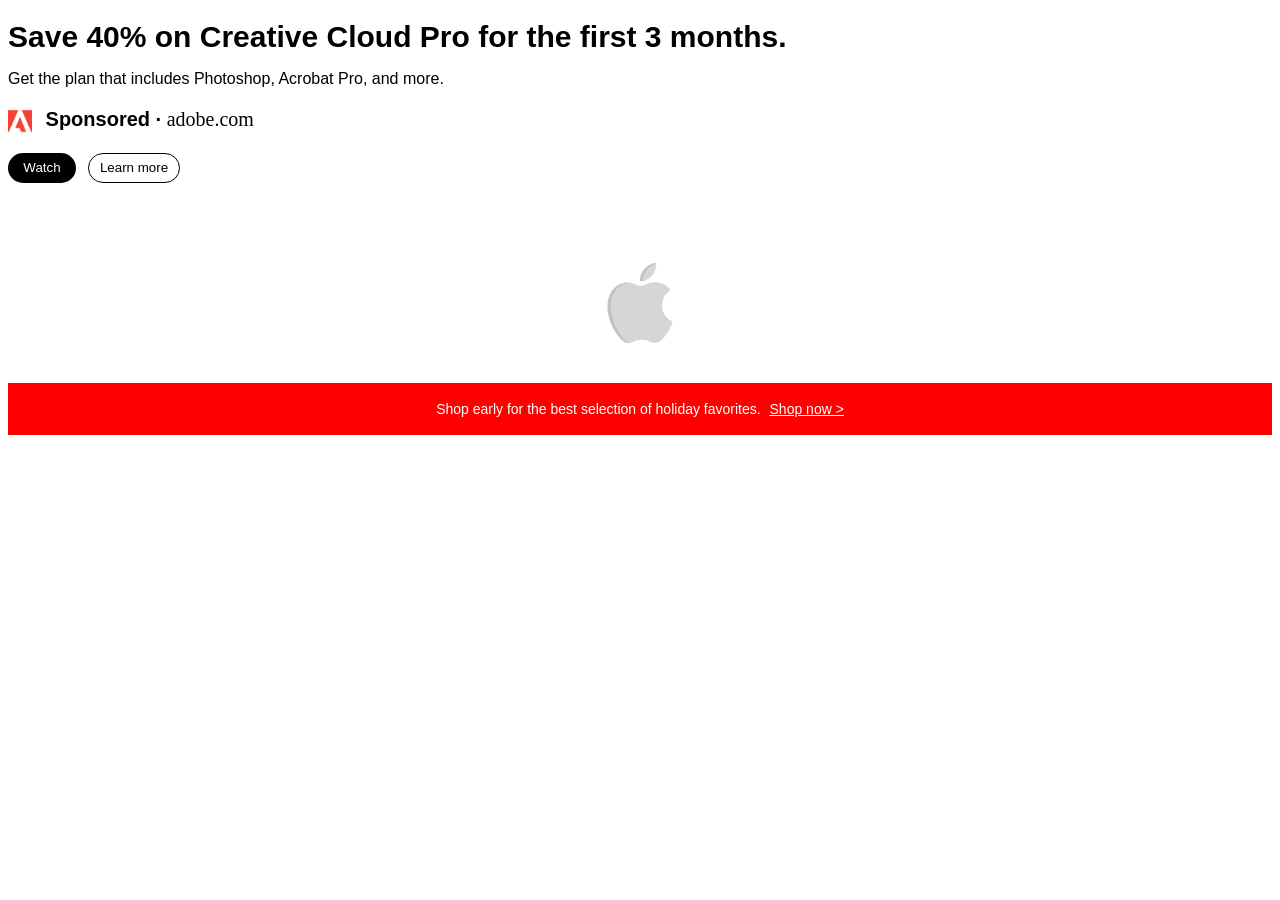
<file: index.html>
<!DOCTYPE html>
<html>
<head>
    <style>
 
        .font-title {
            font-family: Arial;
            font-size: 30px;
            font-weight: bold;
            margin-bottom: 10px;
        }
 
        .font-description {
            font-family: Arial;
            font-size: 16px;
            margin-bottom: 20px;
        }
 
        .secondline-font {
            font-family: Arial;
            font-size: 20px;
            font-weight: bold;
            margin-bottom: 20px;
        }
 
        .adobe-font {
            font-family: Verdana;
            font-size: 20px;
            font-weight: normal;
        }
 
        .adobe-logo {
            width: 24px;
            height: auto;
            vertical-align: middle;
            margin-right: 8px;
        }
 
        .watch-button {
            background-color: black;
            color: white;
            border: none;
            height: 30px;
            width: 68px;
            border-radius: 25px;
            cursor: pointer;
        }
 
        .watch-button:hover {
            box-shadow: 0 5px 10px rgba(0, 0, 0, 0.25);
        }
 
        .watch-button:active {
            transform: scale(0.95);
        }
 
        .learnmore-button {
            background-color: white;
            color: black;
            border: 1px solid black;
            height: 30px;
            width: 92px;
            border-radius: 25px;
            cursor: pointer;
            margin-left: 8px;
        }
 
        .learnmore-button:hover {
            box-shadow: 0 5px 10px rgba(0, 0, 0, 0.25);
        }
 
        .learnmore-button:active {
            transform: scale(0.95);
        }
 
        .apple-logo {
            display: block;
            width: 80px;
            height: auto;
            margin: 80px auto 40px auto;
        }
 
        .banner {
            background-color: red;
            color: white;
            font-family: Arial;
            font-size: 14px;
            text-align: center;
            padding-top: 18px;
            padding-bottom: 18px;
            margin-top: 40px;
        }
 
        .shop-link {
            color: white;
            margin-left: 5px;
        }
 
        .shop-link:hover {
            text-decoration: underline;
        }
 
    </style>
 
</head>
 

 
    <h1 class="font-title">
        Save 40% on Creative Cloud Pro for the first 3 months.
    </h1>
 
    <p class="font-description">
        Get the plan that includes Photoshop, Acrobat Pro, and more.
    </p>
 
    <p class="secondline-font">
        <img src="adobe.png" class="adobe-logo">
        Sponsored &middot; <span class="adobe-font">adobe.com</span>
    </p>
 
    <button class="watch-button">Watch</button>
    <button class="learnmore-button">Learn more</button>
 
    <div><img src="apple.png" class="apple-logo"></div>
 
    <p class="banner">
        Shop early for the best selection of holiday favorites.
        <a href="https://www.adobe.com/" target="_blank" class="shop-link">
            Shop now &gt;
        </a>
    </p>
 
</html>
</file>
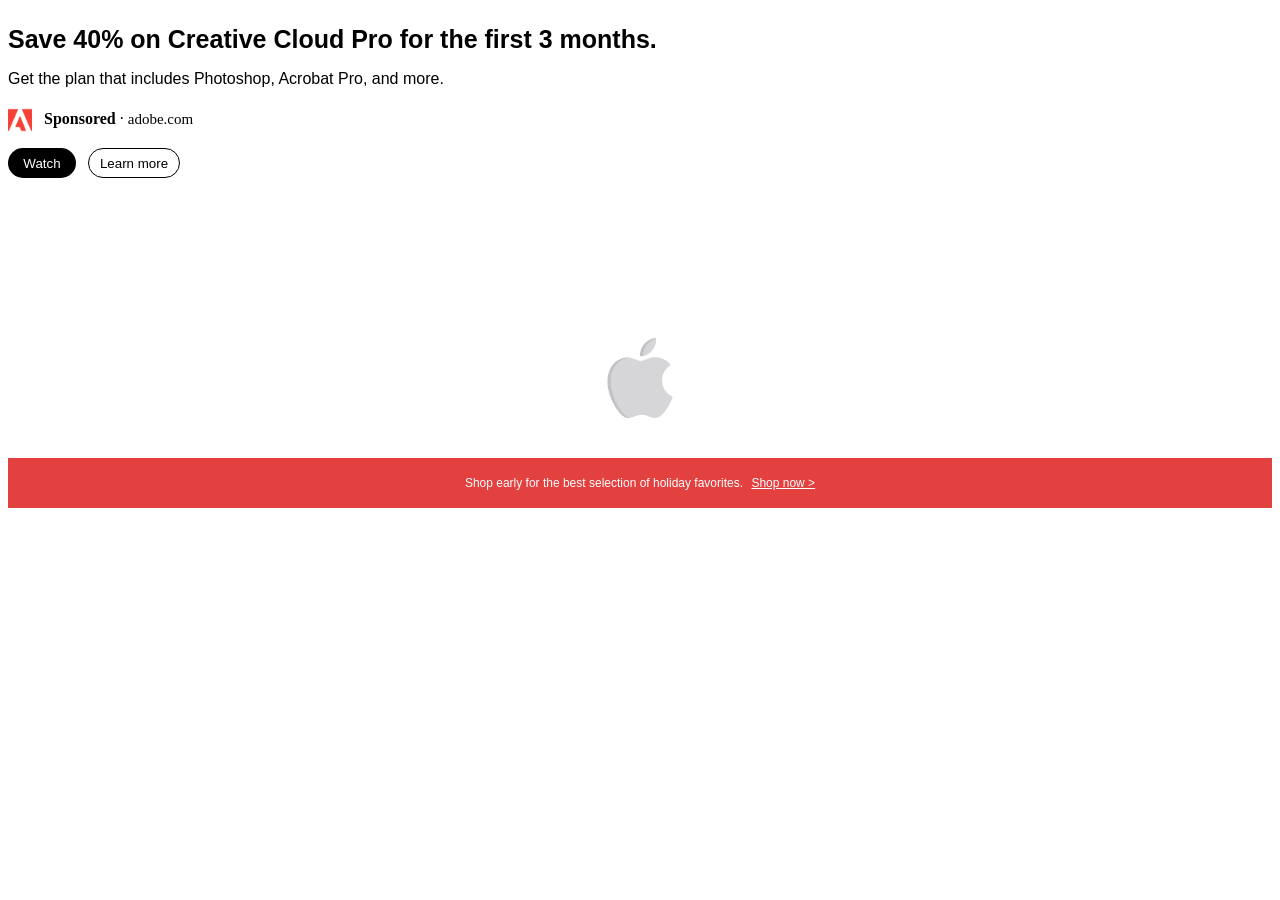
<file: Lab2/index.html>
<!DOCTYPE html>
<html>
<head>
    <style>
        .fontsave-1 {
            font-family: Arial;
            font-size: 25px;
            font-weight: bold;
            margin-bottom: 10px;
        }
 
        .fontget-2 {
            font-family: Arial;
            font-size: 16px;
            margin-bottom: 20px;
        }
 
        .fontline-3 {
            font-family: Arial;
            font-size: 15px;
            font-weight: bold;
            margin-bottom: 20px;
        }
 
        .adobe-font {
            font-family: Verdana;
            font-size: 15px;
            font-weight: normal;
        }
 
        .adobe-logo {
            width: 24px;
            height: auto;
            vertical-align: middle;
            margin-right: 8px;
        }
 
        .watch-button {
            background-color: black;
            color: white;
            border: none;
            height: 30px;
            width: 68px;
            border-radius: 25px;
            cursor: pointer;
        }
 
        .watch-button:hover {
            box-shadow: 0 5px 10px rgba(0, 0, 0, 0.25);
        }
 
        .watch-button:active {
            transform: scale(0.95);
        }
 
        .learnmore-button {
            background-color: white;
            border-color: black;
            border-style: solid;
            border-width: 1px;
            color: black;
            border: 1px solid black;
            height: 30px;
            width: 92px;
            border-radius: 25px;
            cursor: pointer;
            margin-left: 8px;
            margin-bottom: 80px;
        }
 
        .learnmore-button:hover {
            box-shadow: 0 5px 10px rgba(0, 0, 0, 0.25);
            cursor: pointer;
        }
 
        .learnmore-button:active {
            transform: scale(0.95);
        }
 
        .apple-logo {
            display: block;
            width: 80px;
            height: auto;
            margin: 80px auto 40px auto;
        }
 
        .shop-description {
            background-color: rgb(227, 65, 64);
            color: white;
            font-family: Arial;
            font-size: 12px;
            text-align: center;
            padding-top: 18px;
            padding-bottom: 18px;
            margin-bottonm: 50px;
        }
 
        .shop-link {
            color: white;
            margin-left: 5px;
            cursor: pointer;
        }
 
        .shop-link:hover {
            text-decoration: underline;
            cursor: pointer;
        }
 
    </style>
 
</head>
 
    <p class="fontsave-1">
        Save 40% on Creative Cloud Pro for the first 3 months.
    </p>
 
    <p class="fontget-2">
        Get the plan that includes Photoshop, Acrobat Pro, and more.
    </p>
 
    <p class="fontspons-3">
        <img src="adobe.png" class="adobe-logo">
        <strong>Sponsored</strong> &middot; <span class="adobe-font">adobe.com</span>
    </p>
 
    <button class="watch-button">Watch</button>

    <button class="learnmore-button">Learn more</button>

    <div><img src="apple.png" class="apple-logo"></div>
 
    <p class="shop-description">
        Shop early for the best selection of holiday favorites.
        <a href="https://www.adobe.com/" target="_blank" class="shop-link">
            <span>Shop now &gt;</span>
        </a>
    </p>
 
</html>
</file>
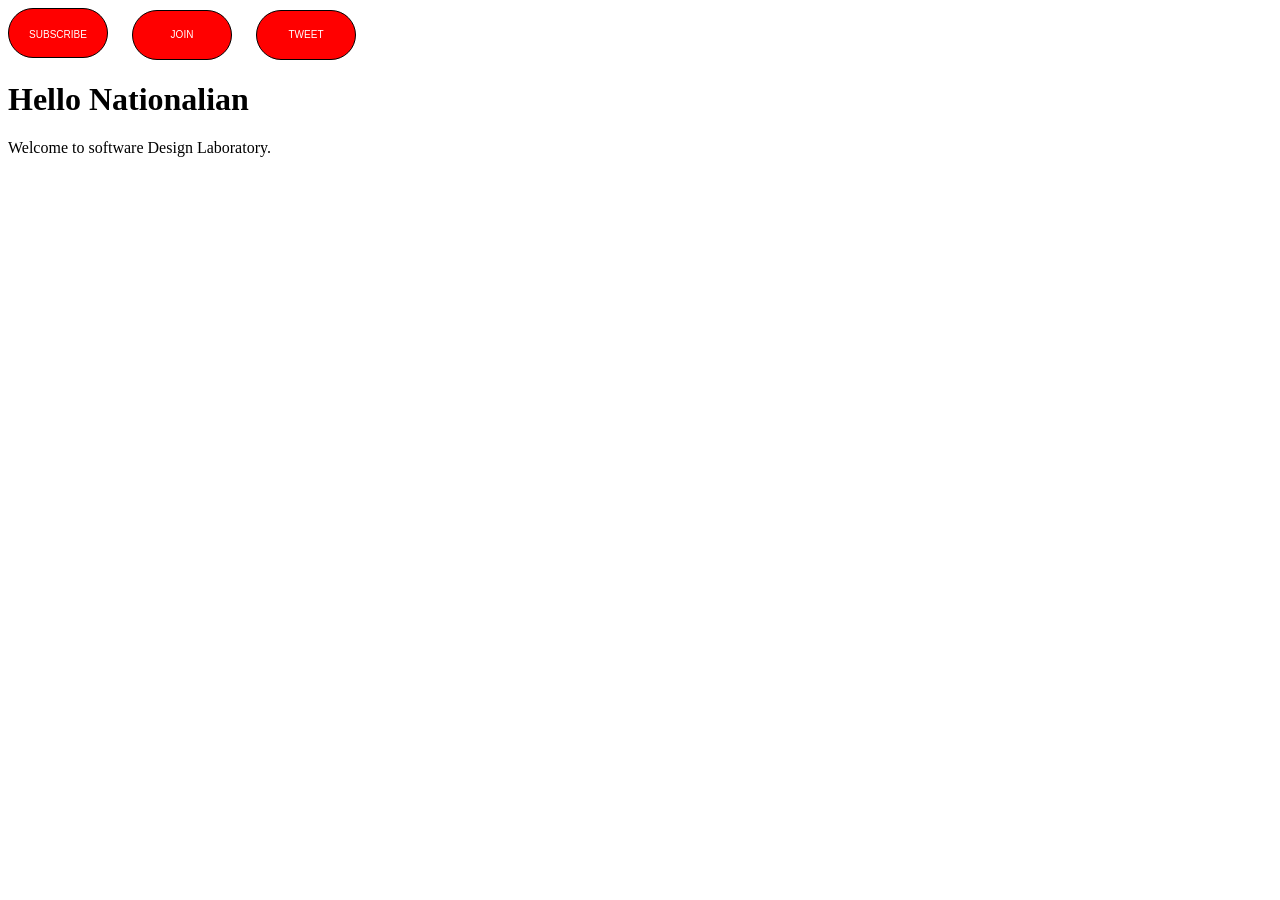
<file: Act1.html>
<!DOCTYPE html>
<html>
<head>
    <button class="subscribe-button">SUBSCRIBE</button>
    <style>
        .subscribe-button{
            margin-right: 20px;
            background-color: red;
            color: white;
            border-color: rgb(red, green, blue);
            border-style: solid;
            border-width: 1px;
            color: rgb(red, green, blue);
            height: 50px;
            width: 100px;
            border-radius: 40px;
            font-size: 10px;
            cursor: pointer;
            transition: opacity 0.8s;
            padding: 20px;
    }
        .subscribe-button:hover{
            background-color: green;
            opacity: 0.7;
    }
        .subscribe-button:active{
            background-color: blue;
        }
    </style>
 
    <button class="join-button">JOIN</button>
 
    <style>
        .join-button{
            margin-right: 20px;
            background-color: red;
            color: white;
            border-color: rgb(red, green, blue);
            border-style: solid;
            border-width: 1px;
            color: rgb(red, green, blue);
            height: 50px;
            width: 100px;
            border-radius: 40px;
            font-size: 10px;
            cursor: pointer;
    }
        .join-button:hover{
            background-color:green;
    }
        .join-button:active{
            background-color: blue;
        }
    </style>
   
   <button class="tweet-button">TWEET</button>
   <style>
        .tweet-button{
            background-color: red;
            color: white;
            border-color: rgb(red, green, blue);
            border-style: solid;
            border-width: 1px;
            color: rgb(red, green, blue);
            height: 50px;
            width: 100px;
            border-radius: 40px;
            font-size: 10px;
            cursor: pointer;
        }
        .tweet-button:hover{
            background-color:green;
    }
        .tweet-button:active{
            background-color: blue;
        }
   </style>
</head>
<body>
 
<h1>Hello Nationalian</h1>
 
<p>Welcome to software Design Laboratory. </p>
 
</body>
</html>
</file>
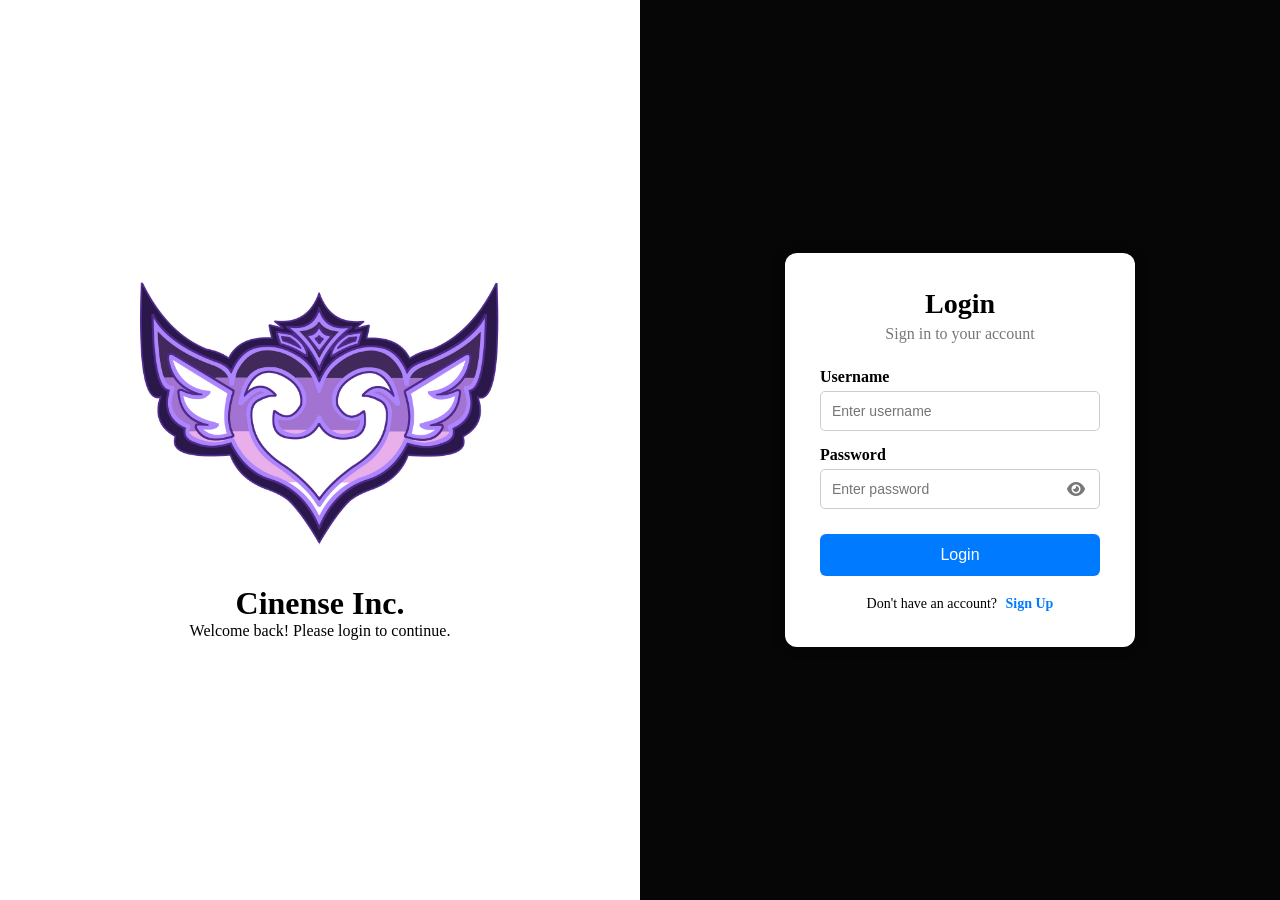
<file: login/log-in.html>
<!DOCTYPE html>
<html lang="en">

<head>
    <meta charset="UTF-8">
    <meta name="viewport" content="width=device-width, initial-scale=1.0">
    <title>Login</title>
    <link rel="stylesheet" href="log-in.css">
    <link rel="stylesheet" href="https://cdnjs.cloudflare.com/ajax/libs/font-awesome/6.5.2/css/all.min.css">
</head>

<body>
    <div class="login-wrapper">

        <!-- LEFT SIDE - BRANDING -->
        <div class="login-brand">
            <div class="brand-content">
                <div class="logo">
                    <img src="logo.png" alt="Web Application Logo">
                </div>
                <h1>Cinense Inc.</h1>
                <p>Welcome back! Please login to continue.</p>
            </div>
        </div>

        <!-- RIGHT SIDE - LOGIN FORM -->
        <div class="login-form-section">
            <div class="login-container">
                <h2>Login</h2>
                <p class="login-subtitle">Sign in to your account</p>

                <form id="loginForm">

                    <div class="form-group">
                        <label>Username</label>
                        <input type="text" id="loginUsername" placeholder="Enter username">
                        <span id="loginUsernameError" class="error"></span>
                    </div>

                    <div class="form-group">
                        <label>Password</label>
                        <div class="password-container">
                            <input type="password" id="loginPassword" placeholder="Enter password">
                            <i class="fa-solid fa-eye" id="toggleLoginPassword"></i>
                        </div>
                        <span id="loginPasswordError" class="error"></span>
                    </div>

                    <button class="login-button" type="submit">Login</button>

                    <p id="loginMessage"></p>

                </form>

                <div class="signup-link">
                    <span>Don't have an account?</span>
                    <a href="../signup/sign-up.html">Sign Up</a>
                </div>

            </div>
        </div>
    </div>

    <script src="log-in.js"></script>
</body>
</html>
</file>
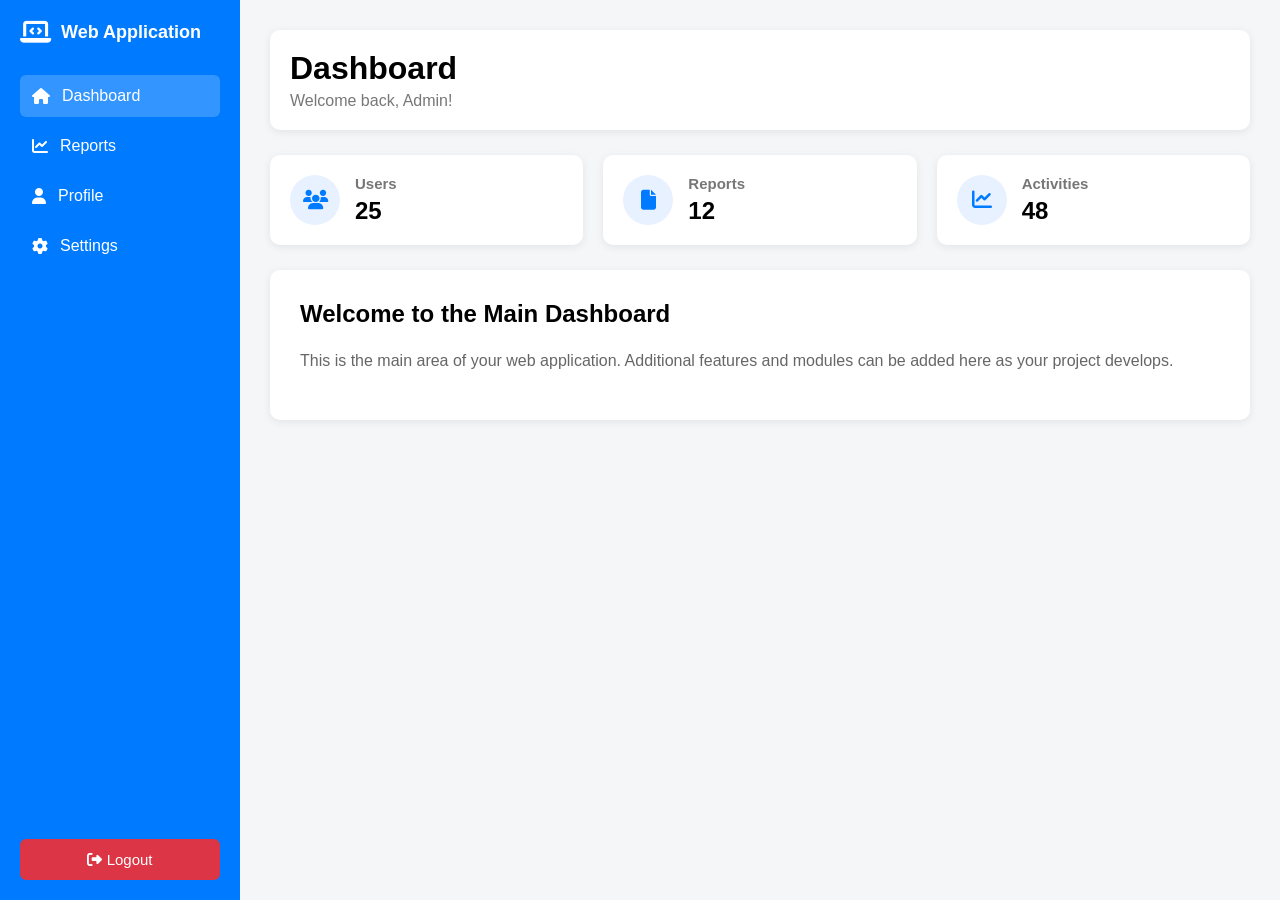
<file: main_dashboard/main_dashboard.html>
<!DOCTYPE html>
<html lang="en">

<head>
    <meta charset="UTF-8">
    <meta name="viewport" content="width=device-width, initial-scale=1.0">
    <title>Main Dashboard</title>
    <link rel="stylesheet" href="main_dashboard.css">
    <link rel="stylesheet" href="https://cdnjs.cloudflare.com/ajax/libs/font-awesome/6.5.2/css/all.min.css">
</head>

<body>

    <!-- =====================================
         SIDEBAR
    ===================================== -->
    <aside class="sidebar">
        <div class="dashboard-logo">
            <i class="fa-solid fa-laptop-code"></i>
            <span>Web Application</span>
        </div>

        <nav>
            <a href="#" class="active">
                <i class="fa-solid fa-house"></i>
                Dashboard
            </a>
            <a href="#">
                <i class="fa-solid fa-chart-line"></i>
                Reports
            </a>
            <a href="#">
                <i class="fa-solid fa-user"></i>
                Profile
            </a>
            <a href="#">
                <i class="fa-solid fa-gear"></i>
                Settings
            </a>
        </nav>

        <!-- Logout -->
        <button class="logout-button" onclick="logout()">
            <i class="fa-solid fa-right-from-bracket"></i>
            Logout
        </button>
    </aside>

    <!-- =====================================
         MAIN CONTENT
    ===================================== -->
    <main class="main-content">

        <!-- Header -->
        <header class="dashboard-header">
            <div>
                <h1>Dashboard</h1>
                <p>Welcome back, Admin!</p>
            </div>
        </header>

        <!-- Cards -->
        <section class="cards">
            <div class="card">
                <div class="card-icon">
                    <i class="fa-solid fa-users"></i>
                </div>
                <div>
                    <h3>Users</h3>
                    <p>25</p>
                </div>
            </div>

            <div class="card">
                <div class="card-icon">
                    <i class="fa-solid fa-file"></i>
                </div>
                <div>
                    <h3>Reports</h3>
                    <p>12</p>
                </div>
            </div>

            <div class="card">
                <div class="card-icon">
                    <i class="fa-solid fa-chart-line"></i>
                </div>
                <div>
                    <h3>Activities</h3>
                    <p>48</p>
                </div>
            </div>
        </section>

        <!-- Welcome Panel -->
        <section class="welcome-panel">
            <h2>Welcome to the Main Dashboard</h2>
            <p>
                This is the main area of your web application.
                Additional features and modules can be added
                here as your project develops.
            </p>
        </section>

    </main>

    <script src="main_dashboard.js"></script>
</body>

</html>
</file>
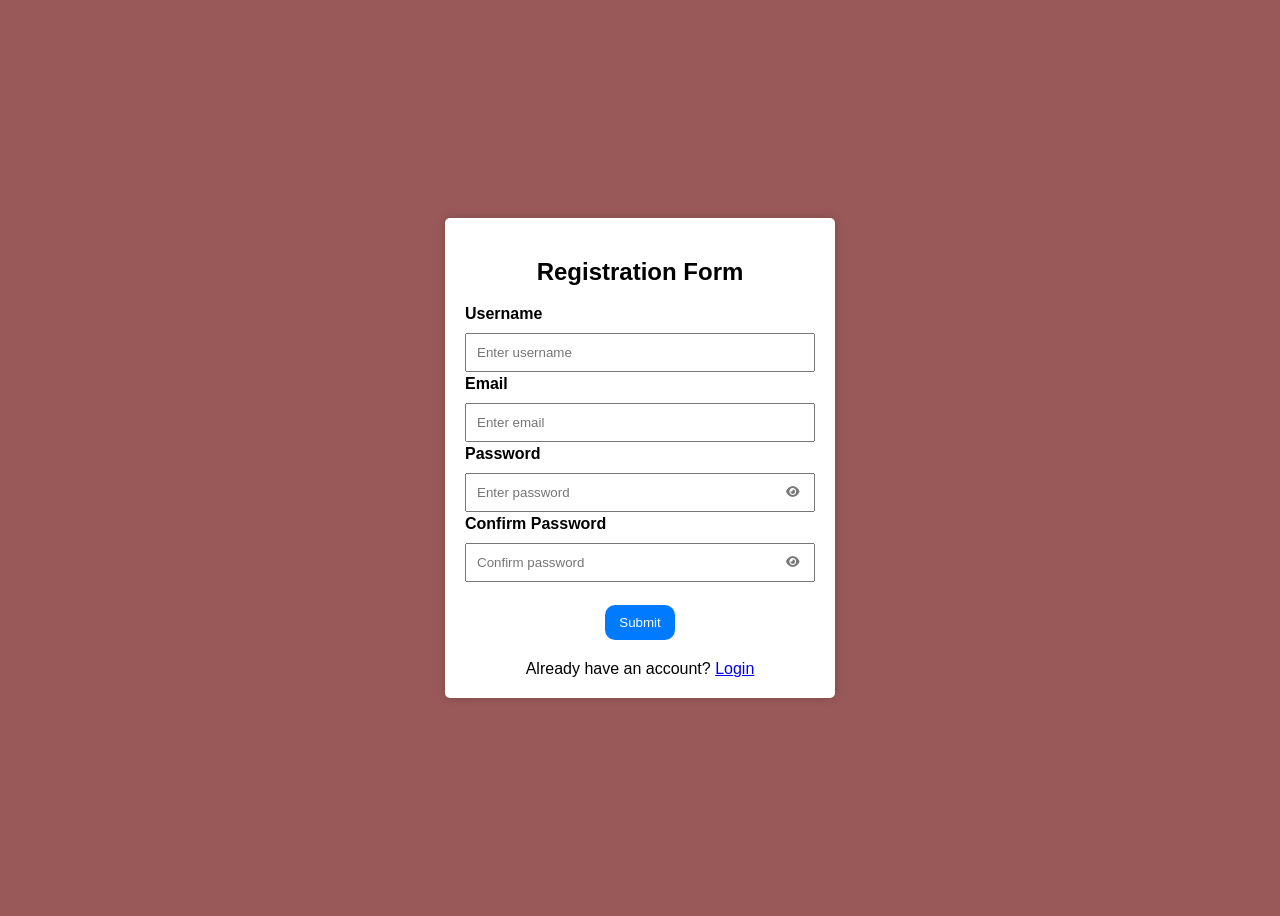
<file: signup/sign-up.html>
<!DOCTYPE html>
<html lang="en">

<head>
    <meta charset="UTF-8">
    <meta name="viewport" content="width=device-width, initial-scale=1.0">
    <title>Validation Example</title>
    <link rel="stylesheet" href="sign-up.css">
    <link rel="stylesheet" href="https://cdnjs.cloudflare.com/ajax/libs/font-awesome/6.5.2/css/all.min.css">
</head>

<body>
    <div class="container">
        <h2>Registration Form</h2>

        <form id="myForm">

            <div class="form-group">
                <label>Username</label>
                <input type="text" id="username" placeholder="Enter username">
                <span id="usernameError" class="error"></span>
            </div>

            <div class="form-group">
                <label>Email</label>
                <input type="email" id="email" placeholder="Enter email">
                <span id="emailError" class="error"></span>
            </div>

            <div class="form-group">
                <label>Password</label>
                <div class="password-container">
                    <input type="password" id="password" placeholder="Enter password">
                    <i class="fa-solid fa-eye" id="togglePassword"></i>
                </div>
                <span id="passwordError" class="error"></span>
            </div>

            <div class="form-group">
                <label>Confirm Password</label>
                <div class="password-container">
                    <input type="password" id="confirmPassword" placeholder="Confirm password">
                    <i class="fa-solid fa-eye" id="toggleConfirmPassword"></i>
                </div>
                <span id="confirmPasswordError" class="error"></span>
            </div>

            <button class="submit-button" type="submit">Submit</button>
            <p id="message" class="success"></p>

            
            <div class="login-link">
                <span>Already have an account?</span>
                <a href="../login/log-in.html">Login</a>
            </div>
        </form>
    </div>

    <script src="sign-up.js"></script>
</body>

</html>
</file>
<file: login/log-in.css>
/* =========================================
 GENERAL PAGE
 ========================================= */
* {
 margin: 0;
 padding: 0;
 box-sizing: border-box;
}
.body {
 font-family: Arial, sans-serif;
 min-height: 100vh;
 background: #f4f6f8;
 overflow-x: hidden;
}
/* =========================================
 SPLIT LOGIN WRAPPER
 ========================================= */
.login-wrapper {
 display: grid;
 grid-template-columns: 1fr 1fr; /* Exact 50/50 split screen 
*/
 width: 100vw;
 height: 100vh;
}
/* =========================================
 LEFT SIDE - BRANDING
 ========================================= */
.login-brand {
 display: flex;
 justify-content: center; /* Horizontally centers the whole 
brand-content block */
 align-items: center; /* Vertically centers it in the 
left half */
    height: 100%; /* Fills grid space completely */
    background-color: #ffffff; 
    padding: 20px;
}

.brand-content {
 display: flex;
 flex-direction: column;
 align-items: center; /* Centers all child items 
horizontally */
 text-align: center; /* Centers your h1 and p text lines 
*/
 max-width: 400px; /* Keeps the content tightly 
grouped */
}
/* Scales down your gwing.png logo image */
.logo img {
 width: 100%; /* Allows fluid scaling */
 max-width: 1000px; /* Change this value to make it 
smaller or bigger */
 height: auto; /* Keeps original image proportions 
without stretching */
 display: block; /* Removes extra inline baseline 
spacing */
 margin: 0 auto 25px auto;/* Centers the logo and adds a 25px 
gap right above the title */
}
/* Typography spacing for your titles */
.brand-title h1 {
 font-size: 2rem;
 margin-bottom: 10px;
 color: #333333;
}
.brand-title p {
 font-size: 1rem;
 line-height: 1.6;
 color: #666666;
}
/* =========================================
 RIGHT SIDE
 ========================================= */
.login-form-section {
 display: flex;
 justify-content: center;
 align-items: center;
 background: #060606;
 height: 100%; /* Ensures full vertical stretch */
 padding: 20px;
}
/* =========================================
 LOGIN CONTAINER
 ========================================= */
.login-container {
 width: 350px;
 background: white;
 padding: 35px;
 border-radius: 12px;
 box-shadow: 0 0 15px rgba(0, 0, 0, 0.15);
}
.login-container h2 {
 text-align: center;
 margin-bottom: 5px;
 font-size: 28px;
}
.login-subtitle {
 text-align: center;
 color: #777;
 margin-bottom: 25px;
}
/* =========================================
 FORM ELEMENTS
 ========================================= */
.form-group {
    margin-bottom: 15px;
}
label {
 display: block;
 font-weight: bold;
 margin-bottom: 5px;
}
input {
 width: 100%;
 padding: 11px;
 box-sizing: border-box;
 border: 1px solid #ccc;
 border-radius: 5px;
 font-size: 14px;
}
input:focus {
 outline: none;
 border-color: #007BFF;
}
/* =========================================
 PASSWORD / EYE ICON
 ========================================= */
.password-container {
 position: relative;
}
.password-container input {
 padding-right: 45px;
}
.password-container i {
 position: absolute;
 right: 15px;
 top: 50%;
 transform: translateY(-50%);
 color: #777;
 cursor: pointer;
font-size: 16px;
}
.password-container i:hover {
 color: #007BFF;
}
/* =========================================
 ERROR / STATUS MESSAGES
 ========================================= */
.error {
 color: #dc3545;
 font-size: 12px;
 display: block;
 margin-top: 5px;
}
#loginMessage {
 text-align: center;
 font-size: 14px;
 font-weight: bold;
 margin-top: 15px;
}
.login-error {
 color: #dc3545;
}
/* =========================================
 LOGIN BUTTON
 ========================================= */
.login-button {
 width: 100%;
 padding: 12px;
 margin-top: 10px;
 background: #007BFF;
 color: white;
 border: none;
 border-radius: 6px;
 cursor: pointer;

 font-size: 16px;
 transition: 0.3s;
}
.login-button:hover {
 background: #0056b3;
}
/* =========================================
 SIGN UP LINK
 ========================================= */
.signup-link {
 text-align: center;
 margin-top: 20px;
 font-size: 14px;
}
.signup-link a {
 color: #007BFF;
 text-decoration: none;
 font-weight: bold;
 margin-left: 5px;
}
.signup-link a:hover {
 text-decoration: underline;
}
/* =========================================
 RESPONSIVE DESIGN (MOBILE STACKING)
 ========================================= */
@media (max-width: 768px) {
 .login-wrapper {
 grid-template-columns: 1fr; /* Drops down to a single 
vertical track */
 height: auto;
 }
 .login-brand {
 min-height: 280px;

  padding: 40px 20px;
 }
 .login-form-section {
 padding: 40px 0;
 }
 .brand-title h1 {
 font-size: 25px;
 }
}
</file>
<file: main_dashboard/main_dashboard.css>
* {
 box-sizing: border-box;
}
body {
 margin: 0;
 font-family: Arial, sans-serif;
 background: #f4f6f8;
}
/* =========================================
 SIDEBAR
 ========================================= */
.sidebar {
 position: fixed;
 left: 0;
 top: 0;
 width: 240px;
 height: 100vh;
 background: #007BFF;
 color: white;

  padding: 20px;
 display: flex;
 flex-direction: column;
}
/* Logo */
.dashboard-logo {
 display: flex;
 align-items: center;
 gap: 10px;
 font-size: 18px;
 font-weight: bold;
 padding-bottom: 30px;
}
.dashboard-logo i {
 font-size: 25px;
}
/* Navigation */
nav {
 display: flex;
 flex-direction: column;
 gap: 8px;
}
nav a {
 color: white;
 text-decoration: none;
 padding: 12px;
 border-radius: 6px;
 display: flex;
 align-items: center;
 gap: 12px;
}
nav a:hover,
nav a.active {
 background: rgba(255,255,255,.2);
}
/* Logout */
.logout-button {
 margin-top: auto;
 padding: 12px;
 background: #dc3545;
color: white;
 border: none;
 border-radius: 6px;
 cursor: pointer;
 font-size: 15px;
}
.logout-button:hover {
 background: #b02a37;
}
/* =========================================
 MAIN CONTENT
 ========================================= */
.main-content {
 margin-left: 240px;
 padding: 30px;
}
/* Header */
.dashboard-header {
 background: white;
 padding: 20px;

 border-radius: 10px;
 box-shadow: 0 2px 8px rgba(0,0,0,.08);
 margin-bottom: 25px;
}
.dashboard-header h1 {
 margin: 0 0 5px;
}
.dashboard-header p {
 margin: 0;
 color: #777;
}
/* =========================================
 CARDS
 ========================================= */
.cards {
 display: grid;
 grid-template-columns:
 repeat(3, 1fr);
 gap: 20px;
}
.card {

    background: white;
 padding: 20px;
 border-radius: 10px;
 box-shadow: 0 2px 8px rgba(0,0,0,.08);
 display: flex;
 align-items: center;
 gap: 15px;
}
.card-icon {
 width: 50px;
 height: 50px;
 border-radius: 50%;
 background: #e8f1ff;
 color: #007BFF;
 display: flex;
 justify-content: center;
 align-items: center;
 font-size: 20px;
}
.card h3 {

    margin: 0;
 font-size: 15px;
 color: #777;
}
.card p {
 margin: 5px 0 0;
 font-size: 24px;
 font-weight: bold;
}
/* =========================================
 WELCOME PANEL
 ========================================= */
.welcome-panel {
 margin-top: 25px;
 background: white;
 padding: 30px;
 border-radius: 10px;
 box-shadow: 0 2px 8px rgba(0,0,0,.08);
}
.welcome-panel h2 {

    margin-top: 0;
}
.welcome-panel p {
 color: #666;
 line-height: 1.6;
}
/* =========================================
 RESPONSIVE
 ========================================= */
@media (max-width: 768px) {
 .sidebar {
 width: 70px;
 padding: 15px 10px;
 }
 .dashboard-logo span,
 nav a:not(.active)::after {
 display: none;
 }
 nav a {
 justify-content: center;
 }

 nav a i {
 font-size: 18px;
 }
 .logout-button {
 font-size: 0;
 }
 .logout-button i {
 font-size: 18px;
 }
 .main-content {
 margin-left: 70px;
 }
 .cards {
 grid-template-columns: 1fr;
 }
}
</file>
<file: signup/sign-up.css>
body {
            font-family: Arial, sans-serif;
            background: #9a5959;
            display: flex;
            justify-content: center;
            align-items: center;
            height: 100vh;
        }

        .container {
            width: 350px;
            background: #fff;
            padding: 20px;
            border-radius: 5px;
            box-shadow: 0 0 10px rgba(0, 0, 0, 0.2);
        }

        h2 {
            text-align: center;
        }

        label {
            display: block;
            margin-bottom: 5px;
            font-weight: bold;
        }

        input {
            width: 100%;
            padding: 10px;
            margin-top: 5px;
            margin-bottom: 3px;
            box-sizing: border-box;
        }

        button {
            width: 20%;
            padding: 10px;
            display: block;
            margin: 20px auto;
            background: #007BFF;
            color: white;
            border: none;
            border-radius: 10px;
            cursor: pointer;
        }

        .submit-button:hover {
            transition: 0.5s;
            background: #165393;
        }

        
        .error {
            color:#dc3545;
            font-size:12px;
            margin-top:0px;
            margin-bottom:10px;
        }

        input.error-border {
            border:1px solid red;
        }

        .password-container {
            position: relative;
        }

        .password-container input{
            width:100%;
            padding-right:45px;
            box-sizing:border-box;
        }

        .password-container i{
            position:absolute;
            right:15px;
            top:50%;
            transform:translateY(-50%);
            cursor:pointer;
            color:#777;
            font-size:12px;
        }

        .password-container i:hover{
            color:#007BFF;
        }

        .login-link {
        margin-top: 15px;
        text-align: center;
        }
</file>
